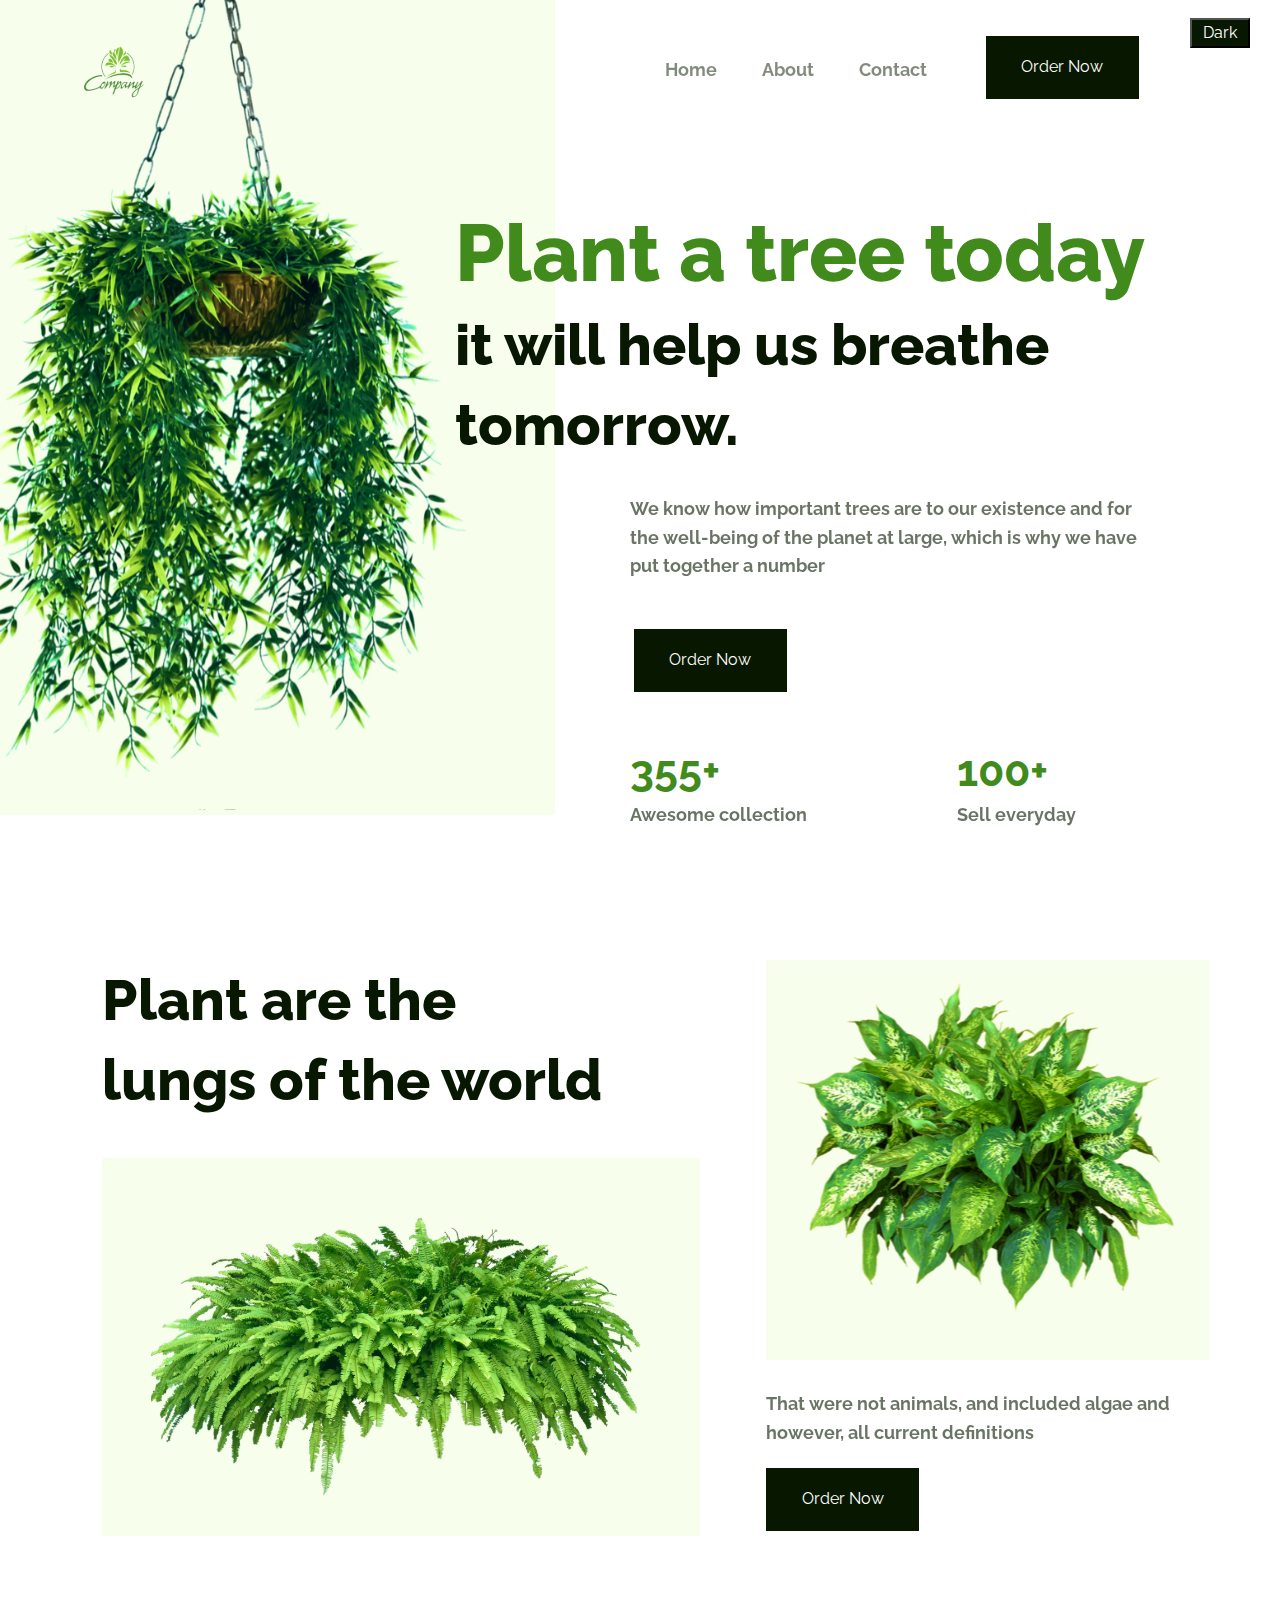
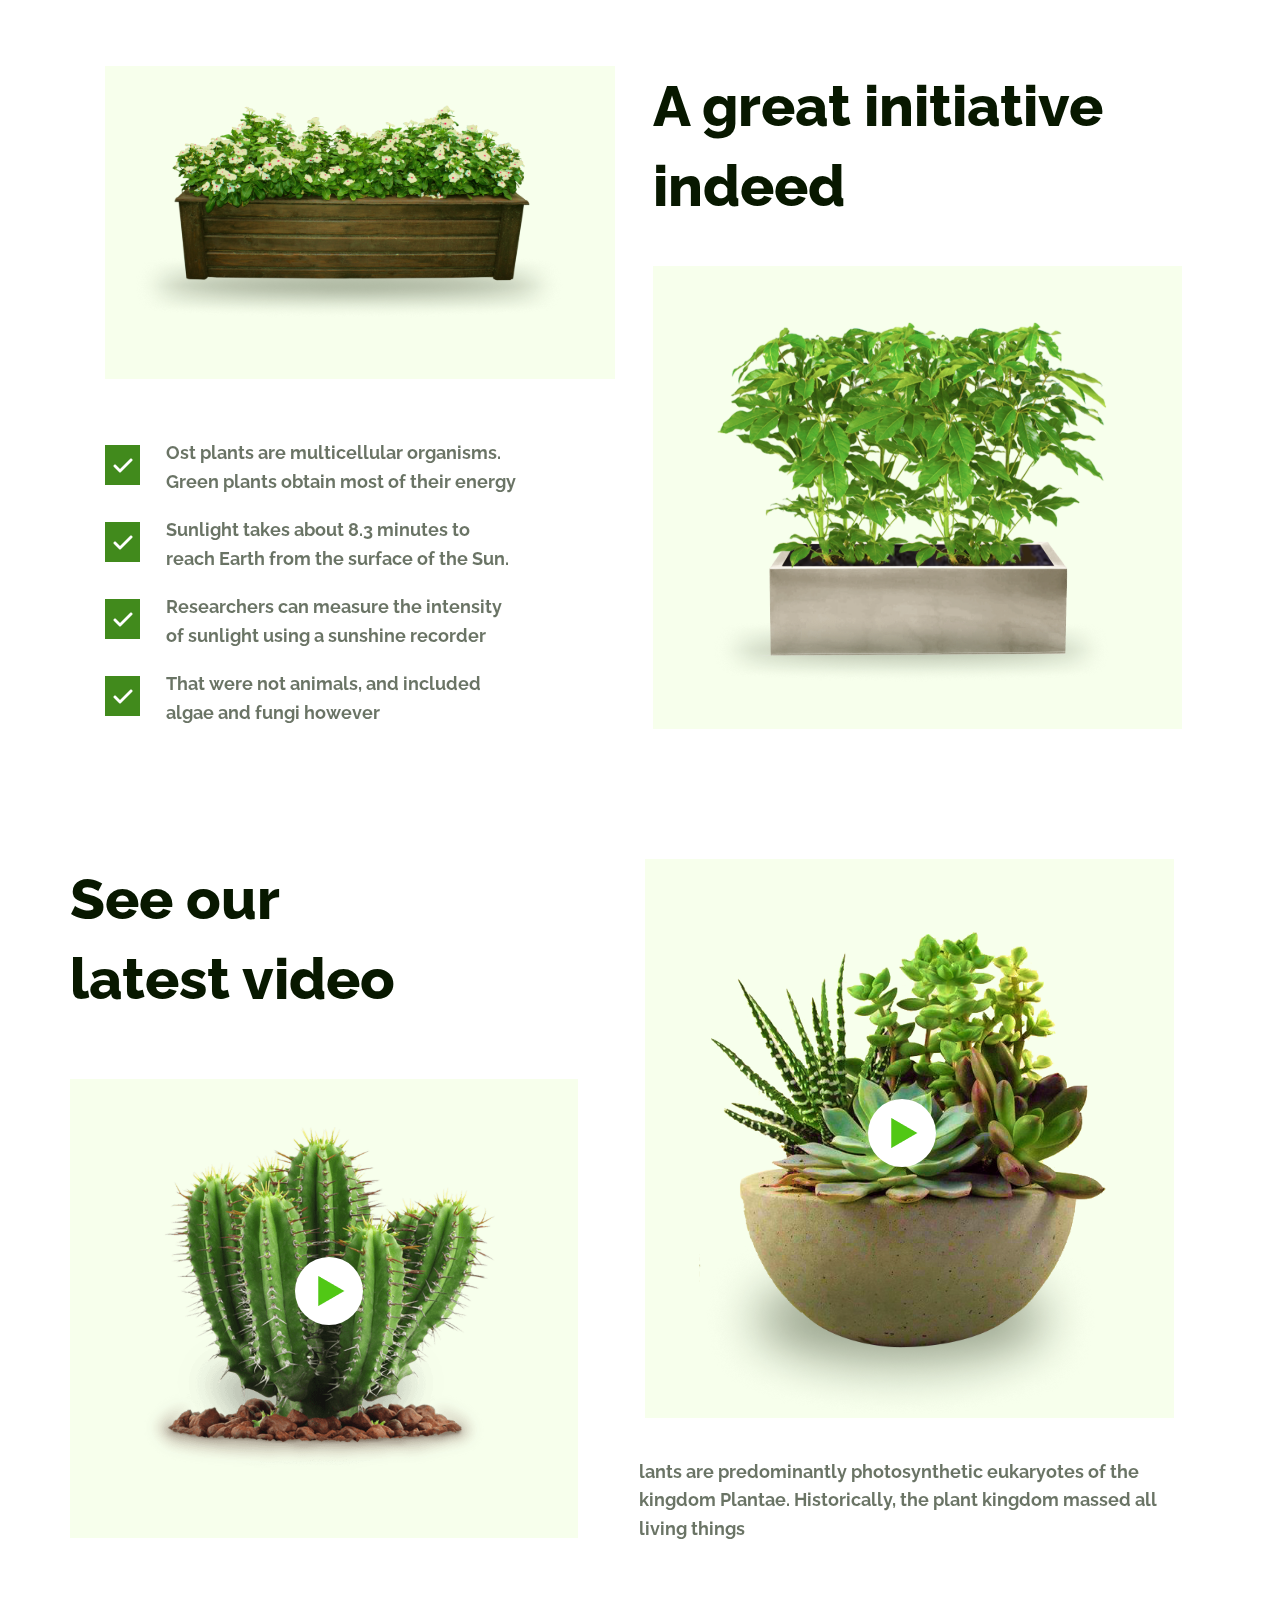
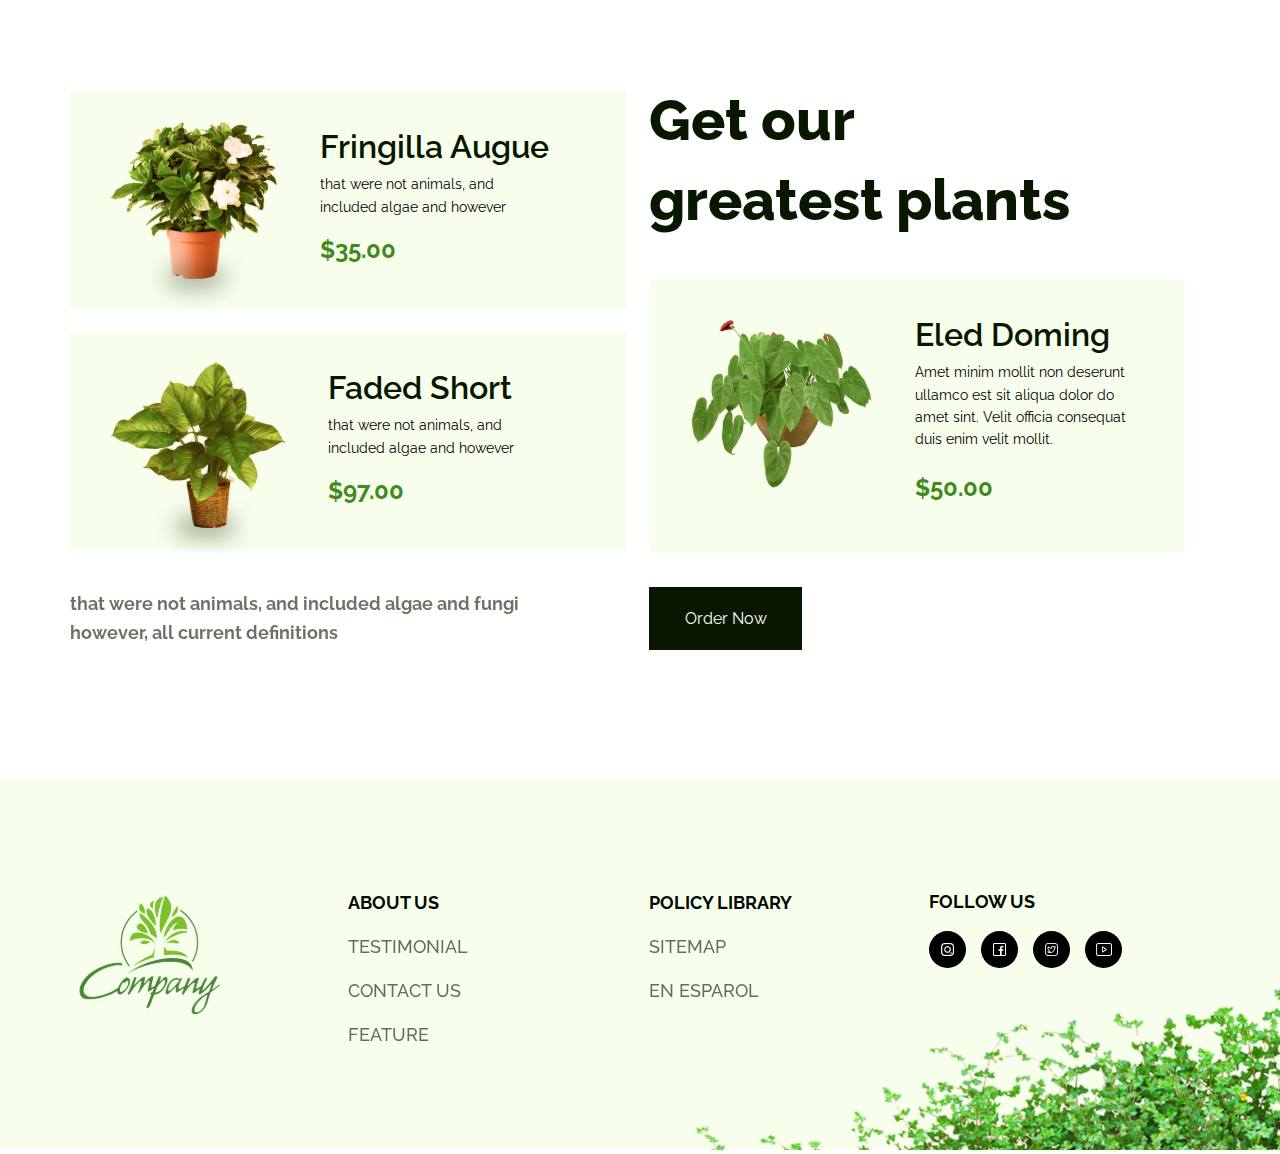
<file: index.html>
<!DOCTYPE html>
<html lang="en">
<head>
    <meta charset="UTF-8">
    <meta http-equiv="X-UA-Compatible" content="IE=edge">
    <meta name="viewport" content="width=device-width, initial-scale=1.0">
    <title>Plants</title>
    <link rel="preconnect" href="https://fonts.googleapis.com">
<link rel="preconnect" href="https://fonts.gstatic.com" crossorigin>
<link href="https://fonts.googleapis.com/css2?family=Raleway:wght@400;500;600;700;800&display=swap" rel="stylesheet">
    <link rel="stylesheet" href="css/style.min.css">
</head>
<body class="light">
   <section class="promo">
    <div class="container">
        <div class="row">
            <div class="col-5">
                <div class="promo__photo">
                    <div class="promo__logo">
                        <img src="img/logo_main.svg" alt="company">
                    </div>
                    <div class="promo__bg"></div>
                    <img src="img/first.svg" alt="plants">
                </div>
            </div>
            <div class="col-7">
                 <nav>
                    <ul class="promo__menu_list">
                        <li class="promo__menu_link"><a href="#">Home</a></li>
                        <li class="promo__menu_link"><a href="#about">About</a></li>
                        <li class="promo__menu_link"><a href="#footer">Contact</a></li>
                       </ul>
                    </nav>
                    <button class="promo__btn">Order Now</button>
                    <button class="promo__button" id="toggle-theme" onclick="switchTheme(); toggleDarkMode();">
                        <span id="switch-text">Dark</span>
                      </button>
             <div class="promo__wrapper">
                    <div>
                        <div class="title title_fz80 promo__title-main">Plant a tree today 
                        </div>
                        <div class="title title_fz57 promo__title">it will help us breathe tomorrow.
                        </div>
                     </div>
                      <div class="text text_fz18 promo__text">
                            We know how important trees are to our existence and for the well-being of the planet at large, which is why we have put together a number
                        </div>
                        <button class="promo__btn btn">Order Now</button>
                        <div class="promo__about">
                        <div class="text text_fz49 promo__numbers">355+
                        <div class="text text_fz18 promo__descr">Awesome collection</div>
                    </div>
                        <div class="text text_fz49 promo__numbers">100+
                        <div class="text text_fz18 promo__descr">Sell everyday</div>
                    </div>
                    </div>
                   </div>
            </div>
        </div>
        </div>
   </section>

   <section class="about" id="about">
    <div class="container">
        <div class="row">
            <div class="col-7">
                <div class="about__wrapper">
                    <div class="title title_fz57 about__title">Plant are the lungs of the world
                    </div>
                    <div class="about__wallper_1">
                        <img src="img/three.svg" alt="plants2">
                    </div>
                </div>
            </div>
            <div class="col-5">
                <div class="about__items">
                <div class="about__wallper_2">
                    <img src="img/second.svg" alt="second">
                </div>
                <div class="text text_fz18 about__text">
                    That were not animals, and included algae and
                    however, all current definitions 
                </div>
                <button class="about__btn btn">Order Now</button>
            </div>
            </div>
        </div>
    </div>
   </section>

   <section class="advantages">
    <div class="row">
        <div class="col-5">
            <div class="advantages__wallper_3">
            <img src="img/four.svg" alt="four">
            <div class="advantages__elipse">
                <img src="icons/elipse.png" alt="elipse">
            </div>
        </div>
        <div class="advantages__block">
            <div class="advantages__square">
                <img src="icons/arrow.png" alt="arrow">
            </div>
            <div class="text text_fz18 advantages__text">Ost plants are multicellular organisms. Green plants obtain most of their energy </div>
        </div>
        <div class="advantages__block">
            <div class="advantages__square">
                <img src="icons/arrow.png" alt="arrow">
            </div>
            <div class="text text_fz18 advantages__text">Sunlight takes about 8.3 minutes to reach Earth from the surface of the Sun.</div>
        </div>
            <div class="advantages__block">
            <div class="advantages__square">
                <img src="icons/arrow.png" alt="arrow">
            </div>
            <div class="text text_fz18 advantages__text">Researchers can measure the intensity of sunlight using a sunshine recorder</div>
        </div>
            <div class="advantages__block">
            <div class="advantages__square">
                <img src="icons/arrow.png" alt="arrow">
            </div>
            <div class="text text_fz18 advantages__text">That were not animals, and included algae and fungi however</div>
        </div>
        </div>
        <div class="col-7">
            <div class="advantages__wrapper">
            <div class="title title_fz57 advantages__title">A great 
                initiative indeed</div>
                <div class="advantages__wallper_4">
                    <img src="img/five.svg" alt="five">
                    <div class="advantages__elipse_1">
                        <img src="icons/ellipse1.png" alt="elipse">
                    </div>
                </div>
            </div>
         </div>
    </div>
   </section>

   <section class="video">
    <div class="container">
        <div class="row">
            <div class="col-5">
                <div class="title title_fz57 video__title">See our latest video</div>
                <div class="video__wallper_5">
                    <img src="img/seven.svg" alt="seven">
               <button class="video__btn"> 
                <a href="https://youtu.be/X1ibigO0Am0" class="video__circle">
                    <img src="icons/triangle.png" alt="play">
                </a>
               </button>
            </div>
        </div>
            <div class="col-7">
                <div class="video__wrapper">
               <div class="video__wallper_6">
                    <img src="img/six.svg" alt="six">
                    <button class="video__btn video__btn_left"> 
                        <a href="https://youtu.be/w77zPAtVTuI" class="video__circle">
                            <img src="icons/triangle.png" alt="play">
                        </a>
                       </button>
                    <div class="video__elipse">
                        <img src="icons/ellipse2.png" alt="elipse">
                </div>
                <div class="text text_fz18 video__text">lants are predominantly photosynthetic eukaryotes of the kingdom Plantae. Historically, the plant kingdom massed all living things</div>
            </div>
                <!-- <button>
                    <div class="video__circle">
                        <img src="icons/triangle.png" alt="button">
                    </div>
                </button> -->
      
            </div>
        </div>
    </div>
   </section>          
               
<section class="price">
     <div class="container">
     <div class="row">
         <div class="col-7">
             <div class="price__wrapper">
                <div class="price__block">
                    <div class="price__wallper_7">
                        <img src="img/eight.svg" alt="eight">
                        <div class="price__elipse">
                            <img src="icons/ellipse3.png" alt="elipse">
                    </div>
                        </div>
                        <div class="price__items">
                            <div class="title title_fz32 price__subtitle">Fringilla Augue</div>
                                <div class="text text_fz14 price__desc">that were not animals, and included algae and however</div>
                                    <div class="text text_fz24 price__item">$35.00</div>
                                </div>
                            </div>
                <div class="price__block">
                    <div class="price__wallper_7">
                         <img src="img/nine.svg" alt="nine">
                         <div class="price__elipse_1">
                            <img src="icons/ellipse3.png" alt="elipse">
                    </div>
                     </div>
                     <div class="price__items">
                            <div class="title title_fz32 price__subtitle">Faded Short</div>
                                <div class="text text_fz14 price__desc">that were not animals, and included algae and however</div>
                                     <div class="text text_fz24 price__item">$97.00</div>
                                         </div>
                                        </div>
                                        <div class="text text_fz18 price__text">that were not animals, and included algae and fungi however, all current definitions </div>
                                     </div>
                                     </div>
         <div class="col-5">
             <div class="title title_fz57 price__title">Get our greatest plants</div>
             <div class="price__block_right">
                    <div class="price__wallper_right">
                         <img src="img/ten.svg" alt="ten">
                        </div>
                        <div class="price__items">
                        <div class="title title_fz32 price__subtitle">Eled Doming</div>
                            <div class="text text_fz14 price__desc">Amet minim mollit non deserunt ullamco est sit aliqua dolor do amet sint. Velit officia consequat duis enim velit mollit.</div>
                            <div class="text text_fz24 price__item_right">$50.00</div>
                        </div>
                            </div>
                                <button class="price__btn btn">Order Now</button>
                            </div>
                         </div>
                    </div>
                </section>

 
 <section class="footer" id="footer">
    <div class="container">
        <div class="row">
            <div class="col-7">
                <div class="footer__wrapper">
                    <div class="footer__logo">
                        <img src="img/logo_footer.svg" alt="logo">
                    </div>
                    <div class="footer__item">
                        <div class="footer__title–1">
                            <div class="title title_fz18 footer__title">ABOUT US</div>
                            <a class="text text_fz18-footer footer__subtitle" href="#">TESTIMONIAL</a>
                            <a class="text text_fz18-footer footer__subtitle" href="#"">CONTACT US</a>
                            <a class="text text_fz18-footer footer__subtitle" href="#">FEATURE</a>
                         </div>
                    </div>
                </div>
            </div>
                <div class="col-5">
                    <div class="footer__item1">
                        <div class="footer__title_2">
                            <div class="title title_fz18 footer__title">POLICY LIBRARY</div>
                            <a class="text text_fz18-footer footer__subtitle" href="">SITEMAP</a>
                            <a class="text text_fz18-footer footer__subtitle" href="#">EN ESPAROL</a>
                        </div>
                    </div>
                     <div class="footer__title_3">
                            <div class="title title_fz18 footer__title">FOLLOW US</div>
                            <div class="footer__social">
                               <a href="https://www.instagram.com/" class="footer__social_item">
                                <div class="footer__circle">
                                    <img src="icons/instagram.png" alt="instagram">
                                </div>
                               </a>
                               <a href="https://www.facebook.com/marketplace/category/plants/" class="footer__social_item">
                                <div class="footer__circle">
                                    <img src="icons/facebook.png" alt="facebook">
                                </div>
                               </a>
                               <a href="https://twitter.com/settings/account" class="footer__social_item">
                                <div class="footer__circle">
                                    <img src="icons/twitter.png" alt="twitter">
                                </div>
                               </a>
                               <a href="https://www.youtube.com/" class="footer__social_item">
                                <div class="footer__circle">
                                    <img src="icons/youtube.png" alt="youtube">
                                </div>
                               </a>
                            </div>
                        </div>
                 <div class="footer__wallper">
                        <img src="img/eleven.svg" alt="">
                    </div>
                </div>
            </div>
       </div>
 </section>

        <script src="js/script.js"></script>
</body>
</html>
</file>
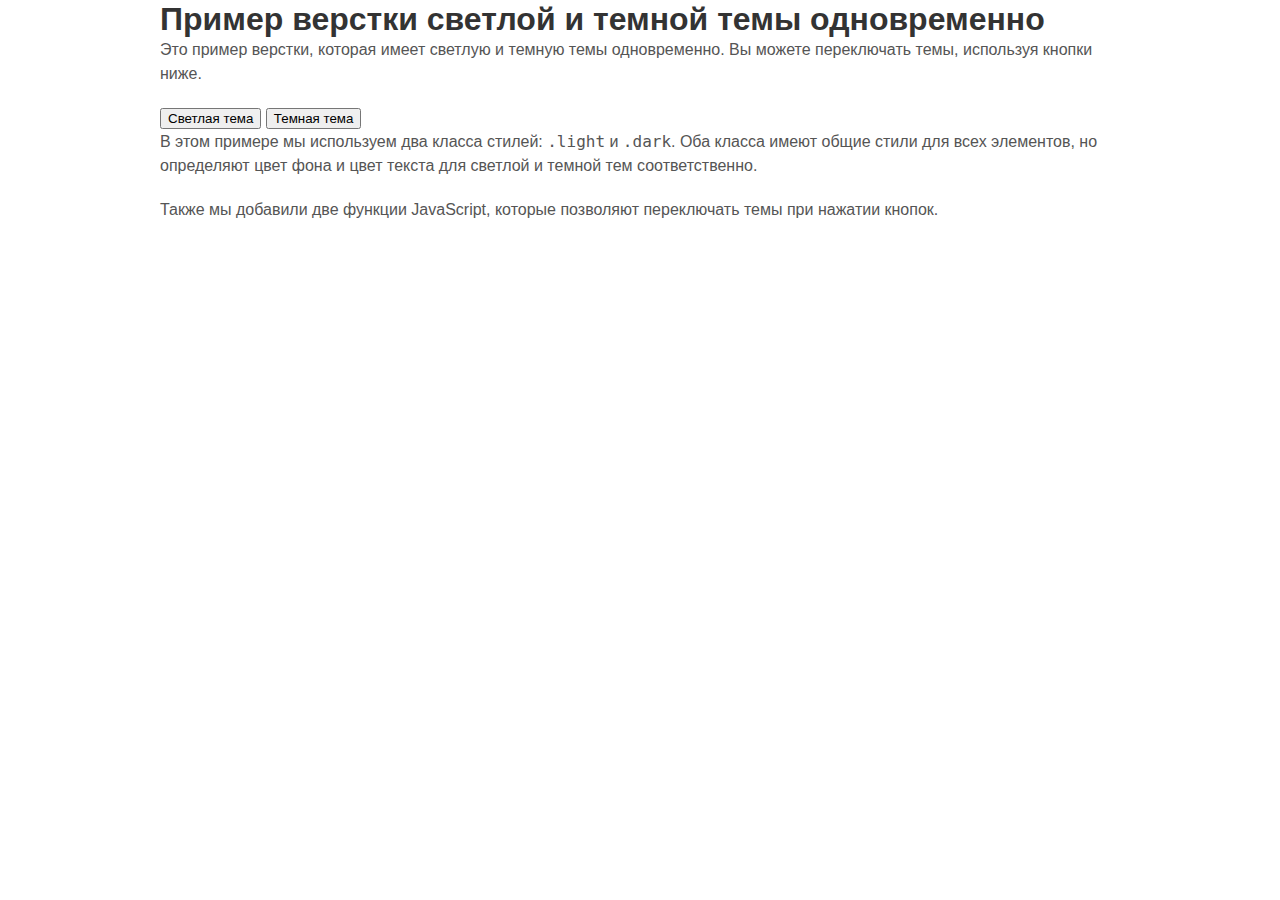
<file: dark.html>
<!DOCTYPE html>
<html>
<head>
	<meta charset="UTF-8">
	<title>Пример верстки светлой и темной темы одновременно</title>
	<style>
		/* Общие стили для всех тем */
		body {
			font-family: Arial, sans-serif;
			font-size: 16px;
			line-height: 1.5;
			margin: 0;
			padding: 0;
		}

		.container {
			max-width: 960px;
			margin: 0 auto;
			padding: 0 20px;
		}

		h1, h2, h3, h4, h5, h6 {
			margin: 0;
			font-weight: 600;
			line-height: 1.2;
		}

		p {
			margin: 0 0 20px 0;
			line-height: 1.5;
		}

		/* Стили для светлой темы */
		.light {
			background-color: #fff;
			color: #333;
		}

		.light h1, .light h2, .light h3, .light h4, .light h5, .light h6 {
			color: #333;
		}

		.light p {
			color: #555;
		}

		/* Стили для темной темы */
		.dark {
			background-color: #333;
			color: #fff;
		}

		.dark h1, .dark h2, .dark h3, .dark h4, .dark h5, .dark h6 {
			color: #fff;
		}

		.dark p {
			color: #ccc;
		}

	</style>
</head>
<body class="light">
	<div class="container">
		<h1>Пример верстки светлой и темной темы одновременно</h1>
		<p>Это пример верстки, которая имеет светлую и темную темы одновременно. Вы можете переключать темы, используя кнопки ниже.</p>
		<button onclick="setLightTheme()">Светлая тема</button>
		<button onclick="setDarkTheme()">Темная тема</button>
		<p>В этом примере мы используем два класса стилей: <code>.light</code> и <code>.dark</code>. Оба класса имеют общие стили для всех элементов, но определяют цвет фона и цвет текста для светлой и темной тем соответственно.</p>
		<p>Также мы добавили две функции JavaScript, которые позволяют переключать темы при нажатии кнопок.</p>
	</div>

	<script>
		function setLightTheme() {
			document.body.classList.remove('dark');
			document.body.classList.add('light');
		}

		function setDarkTheme() {
			document.body.classList.remove('light');
			document.body.classList.add('dark');
		}
	</script>
</body>
</html>
</file>
